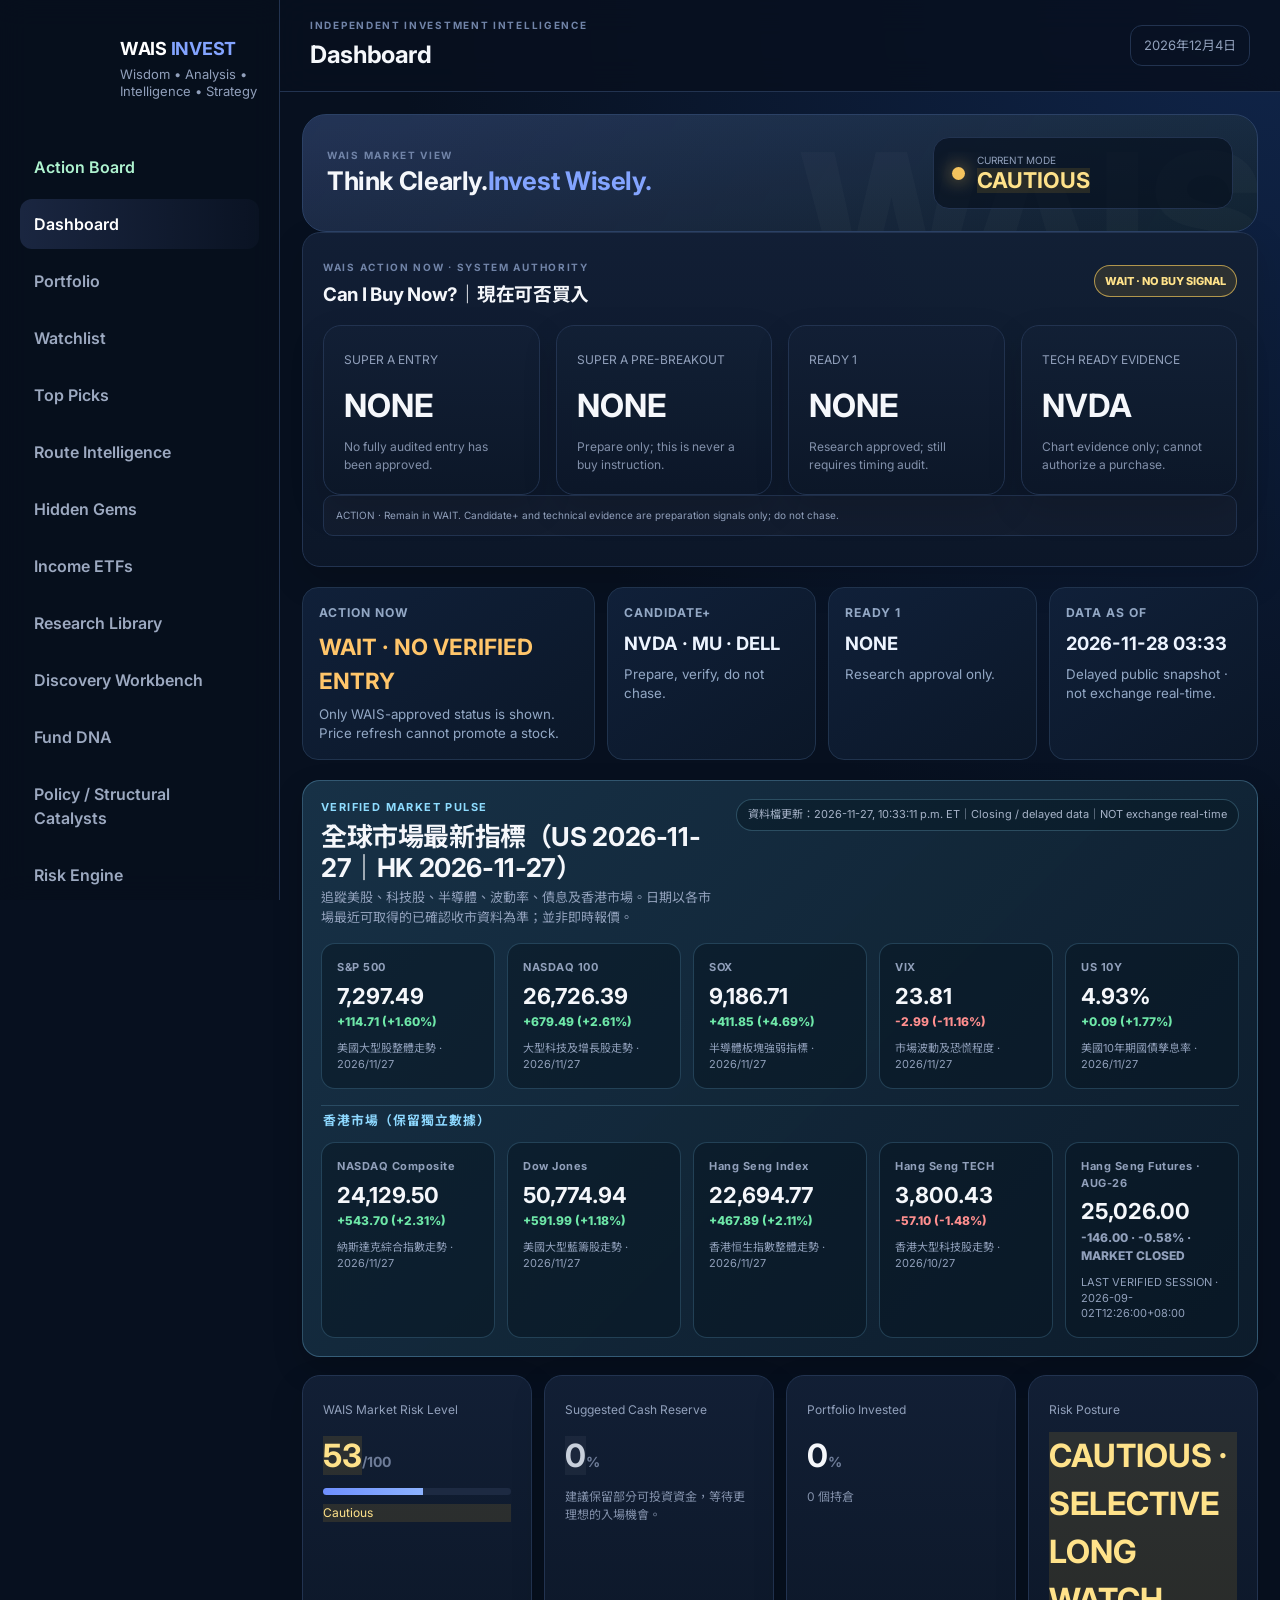
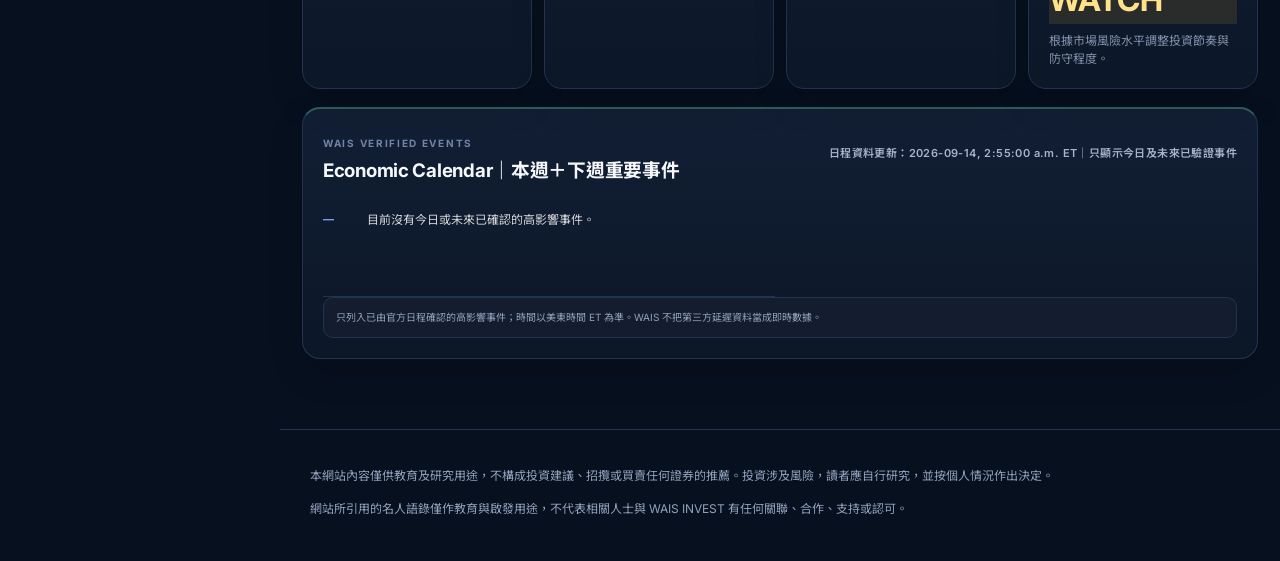
<file: index.html>
<!DOCTYPE html>
<html lang="zh-Hant">
<head>
  <meta charset="UTF-8">
  <meta name="viewport" content="width=device-width, initial-scale=1.0">
  <title>WAIS INVEST</title>
  <meta name="description" content="WAIS INVEST — Wisdom, Analysis, Intelligence, Strategy. Think Clearly. Invest Wisely.">
  <link rel="preconnect" href="https://fonts.googleapis.com">
  <link rel="preconnect" href="https://fonts.gstatic.com" crossorigin>
  <link href="https://fonts.googleapis.com/css2?family=Inter:wght@400;500;600;700;800&family=Noto+Sans+TC:wght@400;500;700&display=swap" rel="stylesheet">
  <link rel="stylesheet" href="styles.css">
  <link rel="stylesheet" href="wais-theme.css">
  <link rel="stylesheet" href="wais-action-board-v1.css?v=20260909wais20">
  <link rel="stylesheet" href="wais-command-center-v3.css?v=20260914-mobile-fix">
</head>
<body>
  <div class="app-shell">
    <aside class="sidebar" id="sidebar">
      <div class="brand-block">
     <div class="brand-mark">
</div>
        <div>
          <div class="brand-name">WAIS <span>INVEST</span></div>
          <div class="brand-sub">Wisdom • Analysis • Intelligence • Strategy</div>
        </div>
      </div>

      <nav class="nav-list">
        <button class="nav-item active" data-section="dashboard">Dashboard</button>
        <button class="nav-item" data-section="portfolio">Portfolio</button>
        <button class="nav-item" data-section="watchlist">Watchlist</button>
        <button class="nav-item" data-section="top-picks">Top Picks</button>
        <button class="nav-item" data-section="hidden-gems">Hidden Gems</button>
        <button class="nav-item" data-section="income">Income ETFs</button>
        <button class="nav-item" data-section="research">Research Library</button>
        <button class="nav-item" data-section="risk">Risk Engine</button>
        <button class="nav-item" data-section="journal">Decision Journal</button>
      </nav>

      <div class="sidebar-footer">
        <div class="system-card">
          <span>System</span>
          <strong>WAIS INVEST v2.0</strong>
          <small>Think Clearly. Invest Wisely.</small>
        </div>
      </div>
    </aside>
    <div class="sidebar-overlay" id="sidebarOverlay"></div>

    <div class="main-area">
      <header class="topbar">
        <button class="menu-btn" id="menuBtn">☰</button>
        <div>
          <div class="page-kicker">INDEPENDENT INVESTMENT INTELLIGENCE</div>
          <h1 id="pageTitle">Dashboard</h1>
        </div>
        <div class="top-actions">
          <div class="date-chip" id="todayDate"></div>
        </div>
      </header>

      <main>
        <section class="page-section active" id="dashboard">
          <div class="hero">
            <div>
              <div class="hero-label">WAIS MARKET VIEW</div>
              <h2>Think Clearly.<br><span>Invest Wisely.</span></h2>
              <p>一個重視獨立分析、風險管理與投資紀律的投資研究平台。</p>
            </div>
           <div class="daily-thought"> <div class="daily-thought-label">WAIS 今日思考｜WAIS Thought of the Day｜2026年7月25日</div> <div class="daily-thought-zh">每一個開始，都讓我們距離成功更近一步。</div> <div class="daily-thought-en">Every beginning brings us one step closer to success.</div>
</div>
            <div class="hero-status">
              <span class="status-dot yellow"></span>
              <div>
                <small>CURRENT MODE</small>
                <strong id="marketMode">WAIT</strong>
            </div>
            </div>
            </div>
          <section class="market-indicators-panel">
  <div class="panel-head">
    <div>
      <span class="panel-kicker">VERIFIED MARKET PULSE</span>
      <h2 id="marketIndicatorsTitle">全球市場最新指標（資料載入中…）</h2>
      <p>追蹤美股、科技股、半導體、波動率、債息及香港市場。日期以各市場最近可取得的已確認收市資料為準；並非即時報價。</p>
    </div>
    <div id="marketIndicatorsUpdated" class="market-updated">
      更新中…
    </div>
  </div>

  <div class="market-indicators-grid">
    <article class="market-indicator-card">
      <span>S&amp;P 500</span>
      <strong id="sp500Value">--</strong>
      <small id="sp500Change">--</small>
      <p>美國大型股整體走勢</p>
    </article>

    <article class="market-indicator-card">
      <span>NASDAQ 100</span>
      <strong id="nasdaq100Value">--</strong>
      <small id="nasdaq100Change">--</small>
      <p>大型科技及增長股走勢</p>
    </article>

    <article class="market-indicator-card">
      <span>SOX</span>
      <strong id="soxValue">--</strong>
      <small id="soxChange">--</small>
      <p>半導體板塊強弱指標</p>
    </article>

    <article class="market-indicator-card">
      <span>VIX</span>
      <strong id="vixValue">--</strong>
      <small id="vixChange">--</small>
      <p>市場波動及恐慌程度</p>
    </article>

    <article class="market-indicator-card">
      <span>US 10Y</span>
      <strong id="us10yValue">--</strong>
      <small id="us10yChange">--</small>
      <p>美國10年期國債孳息率</p>
    </article>
    <div class="market-group-label" aria-label="香港市場指數">香港市場（保留獨立數據）</div>
  <article class="market-indicator-card">
  <span>NASDAQ Composite</span>
  <strong id="nasdaqValue">--</strong>
  <small id="nasdaqChange">--</small>
  <p>納斯達克綜合指數走勢</p>
</article>

<article class="market-indicator-card">
  <span>Dow Jones</span>
  <strong id="dowValue">--</strong>
  <small id="dowChange">--</small>
  <p>美國大型藍籌股走勢</p>
</article>

<article class="market-indicator-card">
  <span>Hang Seng Index</span>
  <strong id="hsiValue">--</strong>
  <small id="hsiChange">--</small>
  <p>香港恒生指數整體走勢</p>
</article>

<article class="market-indicator-card">
  <span>Hang Seng TECH</span>
  <strong id="hstechValue">--</strong>
  <small id="hstechChange">--</small>
  <p>香港大型科技股走勢</p>
</article>

<article class="market-indicator-card">
  <span>Hang Seng Futures · AUG-26</span>
  <strong id="hsifValue">--</strong>
  <small id="hsifChange">--</small>
  <p>HKEX 恒指期貨最近已確認收市資料；並非即時報價</p>
</article>
    
</div>
</section>
            <div class="metrics-grid">
            <article class="metric-card">
          <span>WAIS Market Risk Level</span>
              <strong><span id="riskScoreMetric">38</span><small>/100</small></strong>
              <div class="progress"><div id="riskProgress" style="width:38%"></div></div>
              <p id="riskLabel">綜合美股、科技股、半導體及市場波動的風險水平</p>
            </article>
            <article class="metric-card">
              <span>Suggested Cash Reserve</span>
              <strong><span id="cashMetric">25</span><small>%</small></strong>
              <p>建議保留部分可投資資金，等待更理想的入場機會。</p>
            </article>
            <article class="metric-card">
              <span>Portfolio Invested</span>
              <strong><span id="investedMetric">0</span><small>%</small></strong>
              <p id="holdingsCountLabel">0 個持倉</p>
            </article>
            <article class="metric-card">
              <span>Market Positioning</span>
              <strong class="good" id="defenseStatus">NORMAL</strong>
              <p>根據市場風險水平調整投資節奏與防守程度。</p>
            </article>
          </div>

          <div class="content-grid two-one">
            <article class="panel">
              <div class="panel-head">
                <div>
                  <span class="panel-kicker">PORTFOLIO SUMMARY</span>
                  <h3>組合概況</h3>
                </div>
              </div>
              <div class="summary-row"><span>Cash</span><strong id="summaryCash">100%</strong></div>
              <div class="summary-row"><span>Invested</span><strong id="summaryInvested">0%</strong></div>
              <div class="summary-row"><span>Holdings</span><strong id="summaryHoldings">0</strong></div>
              <div class="summary-row"><span>Unrealized P/L</span><strong id="summaryPL">C$0.00</strong></div>
            </article>
          </div>

          <div class="content-grid equal">
            <article class="panel">
              <div class="panel-head">
                <div>
                  <span class="panel-kicker">WAIS TOP PICKS</span>
                  <h3>核心研究名單</h3>
                </div>
                <button class="text-btn" data-jump="top-picks">View all</button>
              </div>
              <div class="compact-list">
                <div><span class="rank">1</span><b>NVDA</b><em>Wait</em></div>
                <div><span class="rank">2</span><b>TSM</b><em>Wait</em></div>
                <div><span class="rank">3</span><b>AVGO</b><em>Wait</em></div>
                <div><span class="rank">4</span><b>MRVL</b><em class="positive">Near Entry</em></div>
                <div><span class="rank">5</span><b>MU</b><em class="positive">Near Entry</em></div>
              </div>
            </article>

            <article class="panel">
              <div class="panel-head">
                <div>
                  <span class="panel-kicker">HIDDEN GEMS</span>
                  <h3>潛力股雷達</h3>
                </div>
                <button class="text-btn" data-jump="hidden-gems">View all</button>
              </div>
              <div class="gem-grid">
                <div class="mini-card"><b>AXTI</b><span>AI Materials</span><small>High Research Priority</small></div>
                <div class="mini-card"><b>TSEM</b><span>Specialty Foundry</span><small>Watch</small></div>
                <div class="mini-card"><b>POET</b><span>Photonics</span><small>Speculative</small></div>
                <div class="mini-card"><b>IQE</b><span>Compound Semi</span><small>Watch</small></div>
              </div>
            </article>
          </div>
        </section>

        <section class="page-section" id="portfolio">
          <div class="section-banner">
            <div>
              <span class="panel-kicker">WAIS PORTFOLIO MANAGER</span>
              <h2>Portfolio</h2>
              <p>輸入持倉後，自動計算平均成本、市值及未實現盈虧。</p>
            </div>
          </div>

          <div class="content-grid two-one">
            <article class="panel">
              <div class="panel-head"><h3>新增持倉</h3></div>
              <form id="holdingForm" class="form-grid">
                <label>股票代號<input id="tickerInput" required placeholder="例如 NVDA"></label>
                <label>股數<input id="sharesInput" required type="number" min="0" step="0.01" placeholder="10"></label>
                <label>平均成本 (C$ / US$)<input id="costInput" required type="number" min="0" step="0.01" placeholder="120.00"></label>
                <label>現價（可留空，自動讀 WAIS 價格）<input id="priceInput" type="number" min="0" step="0.01" placeholder="自動 / 例如 125.00"></label>
                <button class="primary-btn full" type="submit">Add Holding</button>
              </form>
            </article>

            <article class="panel">
              <div class="panel-head"><h3>Portfolio Totals</h3></div>
              <div class="summary-row"><span>Total Cost</span><strong id="totalCost">C$0.00</strong></div>
              <div class="summary-row"><span>Market Value</span><strong id="marketValue">C$0.00</strong></div>
              <div class="summary-row"><span>Unrealized P/L</span><strong id="portfolioPL">C$0.00</strong></div>
              <div class="summary-row"><span>Return</span><strong id="portfolioReturn">0.00%</strong></div>
            </article>
          </div>

          <article class="panel">
            <div class="panel-head">
              <h3>Holdings</h3>
            </div>
            <div class="table-wrap">
              <table>
                <thead><tr><th>Ticker</th><th>Signal</th><th>Shares</th><th>Avg Cost</th><th>Current</th><th>Value</th><th>P/L</th><th></th></tr></thead>
                <tbody id="holdingsTable"></tbody>
              </table>
            </div>
          </article>
        </section>


        <section class="page-section" id="watchlist">
          <div class="section-banner">
            <div>
              <span class="panel-kicker">WAIS ACTIVE WATCHLIST</span>
              <h2>Watchlist</h2>
              <p>記錄理想買入價、目標價、風險及目前行動狀態。</p>
            </div>
          </div>

          <div class="content-grid two-one">
            <article class="panel">
              <div class="panel-head"><h3>新增觀察股票</h3></div>
              <form id="watchlistForm" class="form-grid">
                <label>股票代號
                  <input id="watchTicker" required maxlength="12" placeholder="例如 MRVL">
                </label>
                <label>理想買入價
                  <input id="watchEntry" type="number" min="0" step="0.01" required placeholder="例如 62.50">
                </label>
                <label>目標價
                  <input id="watchTarget" type="number" min="0" step="0.01" required placeholder="例如 80.00">
                </label>
                <label>風險
                  <select id="watchRisk" required>
                    <option value="Low">Low</option>
                    <option value="Medium" selected>Medium</option>
                    <option value="High">High</option>
                    <option value="Very High">Very High</option>
                  </select>
                </label>
                <label>狀態
                  <select id="watchStatus" required>
                    <option value="Research">Research</option>
                    <option value="Wait" selected>Wait</option>
                    <option value="Near Entry">Near Entry</option>
                    <option value="Ready">Ready</option>
                    <option value="Avoid">Avoid</option>
                  </select>
                </label>
                <label>備註
                  <input id="watchNote" placeholder="催化劑、風險或下一步">
                </label>
                <button class="primary-btn full" type="submit">Add to Watchlist</button>
              </form>
            </article>

            <article class="panel">
              <div class="panel-head"><h3>Watchlist Summary</h3></div>
              <div class="summary-row"><span>Total</span><strong id="watchTotal">0</strong></div>
              <div class="summary-row"><span>Near Entry / Ready</span><strong id="watchReady">0</strong></div>
              <div class="summary-row"><span>High Risk</span><strong id="watchHighRisk">0</strong></div>
            </article>
          </div>

          <article class="panel">
            <div class="panel-head">
              <h3>Active Watchlist</h3>
            </div>
            <div id="watchlistCards" class="watchlist-grid"></div>
          </article>
        </section>

        <section class="page-section" id="top-picks">
          <div class="section-banner">
            <div>
              <span class="panel-kicker">WAIS WATCHLIST PRIORITY</span>
              <h2>Top Picks</h2>
              <p>由 Watchlist 中選出最高優先級 3–5 隻；Top Pick 是優先排名，顏色才代表今日行動。</p>
            </div>
          </div>
          <div class="cards-grid" id="topPicksGrid"></div>
        </section>

        <section class="page-section" id="hidden-gems">
          <div class="section-banner">
            <div>
              <span class="panel-kicker">WAIS DISCOVERY LAB</span>
              <h2>Hidden Gems</h2>
              <p>只放仍在發掘／驗證中的研究標的；一旦升級到 Watchlist，就會由 Hidden Gems 移出。</p>
            </div>
          </div>
          <div class="cards-grid" id="hiddenGemsGrid"></div>
        </section>


        <section class="page-section" id="income">
          <div class="section-banner">
            <div>
              <span class="panel-kicker">WAIS INCOME SIGNAL ENGINE</span>
              <h2>Income ETFs</h2>
              <p>Weekly + Monthly 收入策略分開管理；價格、分派及日期盡量自動更新，顏色代表今日行動。</p>
            </div>
          </div>

          <div class="signal-legend panel">
            <span class="signal-chip signal-green">GREEN · READY INCOME 1</span>
            <span class="signal-chip signal-yellow">CYAN · WATCH INCOME</span>
            <span class="signal-chip signal-orange">ORANGE · WAIT / CAUTIOUS</span>
            <span class="signal-chip signal-red">RED · DEFENSE / AVOID</span>
            <span class="signal-chip signal-blue">VIOLET · RESEARCH</span>
          </div>

          <div class="metrics-grid">
            <article class="metric-card signal-metric signal-green-soft">
              <span>Weekly Income Ready</span>
              <strong><span id="weeklyIncomeReadyCount">0</span></strong>
              <p>目前符合 Weekly Income 第一注條件</p>
            </article>
            <article class="metric-card signal-metric signal-yellow-soft">
              <span>Monthly Income Ready</span>
              <strong><span id="monthlyIncomeReadyCount">0</span></strong>
              <p>目前符合 Monthly Income 第一注條件</p>
            </article>
            <article class="metric-card signal-metric signal-orange-soft">
              <span>Income Defense</span>
              <strong id="incomeDefenseStatus">CAUTIOUS</strong>
              <p>收入策略的整體防守狀態</p>
            </article>
            <article class="metric-card">
              <span>Suggested Income Cash</span>
              <strong><span id="incomeCashReserve">30</span><small>%</small></strong>
              <p>等待較佳價格及維持收入策略機動性</p>
            </article>
          </div>

          <article class="panel income-master-panel">
            <div class="panel-head">
              <div>
                <span class="panel-kicker">WAIS INCOME DATA STATUS</span>
                <h3>Income Signal Board</h3>
              </div>
              <div class="weekly-review-date" id="incomeUpdated">價格及分派資料載入中…</div>
            </div>
            <div class="weekly-risk-note" id="incomeSystemNote">
              顏色是行動訊號；價格／分派／SMA 由資料檔自動更新。READY 1 仍需符合 WAIS Income 質素與風險條件，不會單靠高 Yield 自動升級。
            </div>
          </article>

          <article class="panel income-filter-panel">
            <div class="panel-head">
              <div>
                <span class="panel-kicker">WAIS INCOME YIELD FILTER</span>
                <h3>Income Yield Selector｜收入率篩選</h3>
              </div>
              <div class="track-note"><span id="incomeYieldMatchCount">0</span> ETFs符合目前篩選</div>
            </div>
            <div class="income-filter-row">
              <label for="incomeYieldFilter">最低年化 Distribution Yield</label>
              <select id="incomeYieldFilter">
                <option value="3" selected>≥ 3%</option>
                <option value="5">≥ 5%</option>
                <option value="10">≥ 10%</option>
                <option value="20">≥ 20%</option>
                <option value="30">≥ 30%</option>
              </select>
              <span class="yield-filter-note">正式 Income Universe 最低門檻為年化 Distribution Yield ≥3%。Yield 越高不代表越安全；covered-call / option ETF 的分派可能包含 option income 或 ROC。</span>
            </div>
          </article>

          <article class="panel income-track-panel">
            <div class="panel-head">
              <div>
                <span class="panel-kicker">WEEKLY INCOME</span>
                <h3>Weekly Income｜每週收入</h3>
              </div>
              <div class="track-note">Core + Tactical 分開</div>
            </div>
            <div class="cards-grid" id="weeklyIncomeGrid"></div>
          </article>

          <article class="panel income-track-panel">
            <div class="panel-head">
              <div>
                <span class="panel-kicker">MONTHLY INCOME</span>
                <h3>Monthly Income｜每月收入</h3>
              </div>
              <div class="track-note">Dividend + Covered Call + Equity Premium</div>
            </div>
            <div class="cards-grid" id="monthlyIncomeGrid"></div>
          </article>

          <article class="panel income-track-panel">
            <div class="panel-head">
              <div>
                <span class="panel-kicker">TACTICAL / HIGH INCOME</span>
                <h3>Tactical Income｜高收入策略</h3>
              </div>
              <div class="track-note">較高 NAV / ROC / Upside Drag 風險</div>
            </div>
            <div class="cards-grid" id="tacticalIncomeGrid"></div>
          </article>
        </section>

        <section class="page-section" id="research">
          <div class="section-banner">
            <div>
              <span class="panel-kicker">WAIS KNOWLEDGE BASE</span>
              <h2>Research Library</h2>
              <p>將每間公司研究變成可累積、可比較、可追蹤嘅資料庫。</p>
            </div>
          </div>
       <div class="market-tools-grid">
          <div class="panel economic-calendar-panel">
            <div class="panel-head">
              <div>
                <span class="panel-kicker">WAIS VERIFIED EVENTS</span>
                <h3>Economic Calendar｜本週＋下週重要事件</h3>
              </div>
              <div class="weekly-review-date" id="economicEventsUpdated">Verified official schedules</div>
            </div>
            <div class="weekly-note-list" id="economicEventsList"></div>
            <div class="weekly-risk-note">
              只列入已由官方日程確認的高影響事件；時間以美東時間 ET 為準。WAIS 不把第三方延遲資料當成即時數據。
            </div>
          </div>

          <div class="panel weekly-market-notes">
            <div class="panel-head">
              <h3>WAIS Weekly Strategy Notes｜本週部署</h3>
              <div class="weekly-review-date" id="weeklyMarketReviewDate">Loading...</div>
            </div>
            <div class="weekly-note-list" id="weeklyMarketNotesList"></div>
            <div class="weekly-risk-note" id="weeklyMarketRiskNote">Loading...</div>
          </div>
        </div>

        <div class="panel technical-summary-panel">
          <div class="panel-head">
            <div>
              <span class="panel-kicker">WAIS VERIFIED CLOSE ANALYSIS</span>
              <h3>WAIS Market Structure Board｜市場結構儀表板</h3>
                <p class="structure-subtitle">數值 = 已確認市場資料｜Signal = WAIS 市場結構判斷｜每張卡均顯示 As of 日期</p>
            </div>
            <div class="weekly-review-date" id="technicalSummaryUpdated">市場數據日期載入中…</div>
          </div>
          <div class="research-board" id="waisTechnicalSummary"></div>
          <div class="weekly-risk-note">
            數值以已確認收市資料為基準；Signal 為 WAIS 結構判讀。此區不是即時報價，亦不構成買賣建議。
          </div>
        </div>
          <div class="research-board">
            <article class="research-card">
              <span>AI COMPUTE</span><h3>GPU & Accelerators</h3><p>NVDA、AMD、custom silicon、生態系統與估值。</p>
            </article>
            <article class="research-card">
              <span>NETWORKING</span><h3>AI Networking</h3><p>AVGO、MRVL、Ethernet、switching 與 interconnect。</p>
            </article>
            <article class="research-card">
              <span>OPTICAL</span><h3>Photonics</h3><p>COHR、LITE、POET、光模組與元件供應鏈。</p>
            </article>
            <article class="research-card">
              <span>MEMORY</span><h3>HBM & Memory</h3><p>MU、SK Hynix、Samsung 與供需週期。</p>
            </article>
            <article class="research-card">
              <span>FOUNDRY</span><h3>Manufacturing</h3><p>TSM、TSEM、先進製程、成熟製程與封裝。</p>
            </article>
            <article class="research-card">
              <span>INFRASTRUCTURE</span><h3>Power & Cooling</h3><p>資料中心電力、冷卻、核能與電網升級。</p>
            </article>
          </div>
        </section>

        <section class="page-section" id="risk">
          <div class="section-banner">
            <div>
              <span class="panel-kicker">WAIS DEFENSE SYSTEM</span>
              <h2>Risk Engine</h2>
              <p>使用多重訊號管理現金與風險，避免單一指標誤導。</p>
            </div>
          </div>

          <div class="content-grid equal">
            <article class="panel">
              <div class="panel-head"><h3>Market Risk Score</h3></div>
              <input type="range" min="0" max="100" value="50" id="riskSlider">
              <div class="risk-scale">
                <span>0 Aggressive</span><span>50 Cautious</span><span>100 Cash</span>
              </div>
              <div class="risk-result">
                <strong id="riskResultScore">-- / 100</strong>
                <span id="riskResultMode">Loading...</span>
              </div>
            </article>

            <article class="panel">
              <div class="panel-head"><h3>Cash Recommendation</h3></div>
              <div class="cash-ring" id="cashRing"><span id="cashRecommendation">25%</span></div>
              <p class="center-note">按風險分數自動建議，唔代表必須機械式執行。</p>
            </article>
          </div>

          <article class="panel risk-workspace-panel" id="riskWorkspaceMount">
            <div class="panel-head"><div><span class="panel-kicker">THIS WEEK · WAIS CONTROL ROOM</span><h3>本週作戰計畫</h3></div><div><span class="pill yellow-pill" id="actionPill">WAIT</span><div class="weekly-review-date">Loading canonical plan…</div></div></div>
            <div class="action-list" id="weeklyPlan">
              <div><b>01</b><span>唔追高，等更好買入位置。</span></div>
              <div><b>02</b><span>重點觀察 MRVL、MU、TSM。</span></div>
              <div><b>03</b><span>如回調但基本面不變，可準備第一注。</span></div>
              <div><b>04</b><span>風險分數升至 60 以上，暫停新買入。</span></div>
            </div>
            <p class="weekly-risk-note">WAIS 正在載入本週策略及 Research Integrity System Audit。若資料源暫時未能載入，會明確標示 DATA GAP。</p>
          </article>

          <article class="panel">
            <div class="panel-head"><h3>Defense Levels</h3></div>
            <div class="defense-grid">
              <div class="defense-level level-aggressive"><span class="green-dot"></span><b>0–20 Aggressive</b><p>可較積極分段建倉。</p></div>
              <div class="defense-level level-normal"><span class="blue-dot"></span><b>21–40 Normal</b><p>正常配置，保留現金。</p></div>
              <div class="defense-level level-cautious"><span class="yellow-dot"></span><b>41–60 Cautious</b><p>減慢買入，增加驗證。</p></div>
              <div class="defense-level level-defensive"><span class="orange-dot"></span><b>61–80 Defensive</b><p>提高現金，減少高風險持倉。</p></div>
              <div class="defense-level level-mostly-cash"><span class="red-dot"></span><b>81–100 Mostly Cash</b><p>保護資金為先。</p></div>
            </div>
          </article>
        </section>

        <section class="page-section" id="journal">
          <div class="section-banner">
            <div>
              <span class="panel-kicker">WAIS DECISION JOURNAL</span>
              <h2>Decision Journal</h2>
              <p>記錄每次買、賣、等待同防守嘅原因，日後檢討決策質素。</p>
            </div>
          </div>
<article class="panel daily-thought-archive"><div class="panel-head"><div><span class="panel-kicker">WAIS DAILY THOUGHT ARCHIVE</span><h3>每日投資思考紀錄</h3></div></div><div class="thought-entry"><div class="thought-date">2026年7月25日｜WAIS INVEST 正式開始</div><p class="thought-zh">每一個開始，都讓我們距離成功更近一步。</p><p class="thought-en">Every beginning brings us one step closer to success.</p><div class="thought-reminder"><strong>WAIS Reminder：</strong>成功唔係一次完成，而係每日保持清醒、紀律同持續進步。</div></div></article>

          <div class="content-grid two-one">
            <article class="panel">
              <div class="panel-head"><h3>新增紀錄</h3></div>
              <form id="journalForm" class="journal-form">
                <label>標題<input id="journalTitle" required placeholder="例如：等待 MRVL 第一注"></label>
                <label>原因<textarea id="journalReason" required rows="5" placeholder="證據、風險、下一步..."></textarea></label>
                <button class="primary-btn" type="submit">Save Entry</button>
              </form>
            </article>
            <article class="panel">
              <div class="panel-head"><h3>Journal Summary</h3></div>
              <div class="summary-row"><span>Entries</span><strong id="journalCount">0</strong></div>
              <div class="summary-row"><span>Latest</span><strong id="latestJournal">—</strong></div>
            </article>
          </div>

          <div id="journalEntries" class="journal-list"></div>
        </section>
      </main>
      <footer class="site-footer"><p>本網站內容僅供教育及研究用途，不構成投資建議、招攬或買賣任何證券的推薦。投資涉及風險，讀者應自行研究，並按個人情況作出決定。</p><p>網站所引用的名人語錄僅作教育與啟發用途，不代表相關人士與 WAIS INVEST 有任何關聯、合作、支持或認可。</p></footer>
    </div>
  </div>

  <script src="market-data.js?v=20260914-mobile-fix"></script>
  <script src="app.js?v=20260914-calendar-window"></script>
  <script src="wais-action-board-v1.js?v=20260909wais20"></script>
  <script src="wais-ticker-links-v1.js?v=20260909wais20"></script>
  <script src="wais-command-center-v3.js?v=20260914-nav-dedupe"></script>

</body>
</html>
</file>
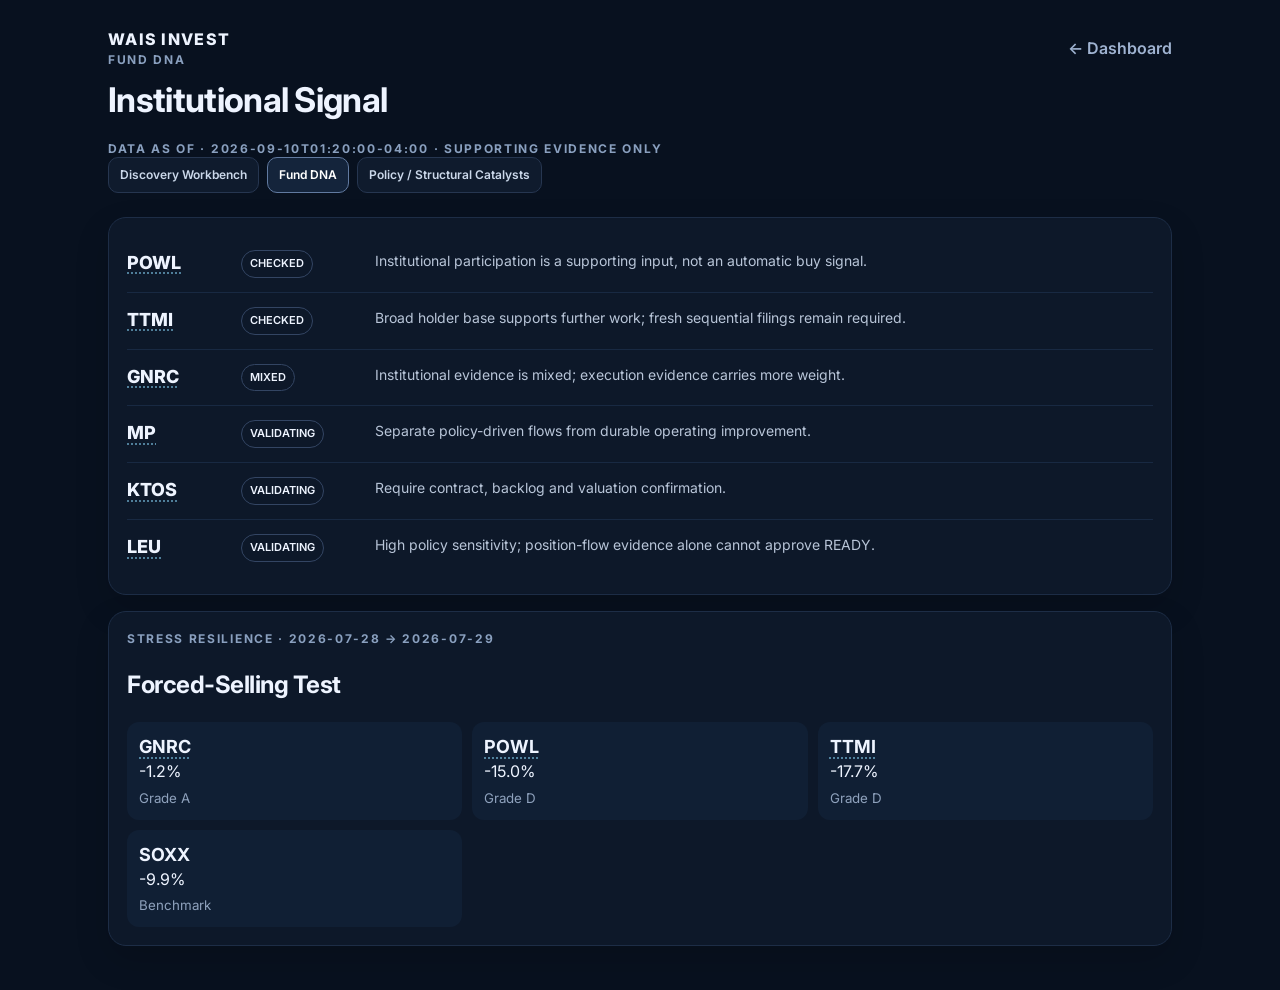
<file: fund-dna.html>
<!doctype html>
<html lang="zh-Hant">
  <head>
    <meta charset="utf-8" />
    <meta name="viewport" content="width=device-width,initial-scale=1" />
    <title>WAIS INVEST · Fund DNA</title>
    <link rel="preconnect" href="https://fonts.googleapis.com" />
    <link rel="preconnect" href="https://fonts.gstatic.com" crossorigin />
    <link
      href="https://fonts.googleapis.com/css2?family=Inter:wght@400;500;600;700;800&family=Noto+Sans+TC:wght@400;500;600;700;800&display=swap"
      rel="stylesheet"
    />
    <link rel="stylesheet" href="styles.css" />
    <link rel="stylesheet" href="wais-theme.css" />
    <style>
      body {
        background: #08111f;
        color: #eef4ff;
        font-family: Inter, "Noto Sans TC", sans-serif;
        margin: 0;
      }
      .wrap {
        max-width: 1120px;
        margin: auto;
        padding: 28px;
      }
      .top {
        display: flex;
        justify-content: space-between;
        align-items: center;
        gap: 16px;
      }
      .brand {
        font-weight: 800;
        letter-spacing: 0.08em;
      }
      .kicker {
        font-size: 12px;
        letter-spacing: 0.14em;
        color: #8aa0bf;
        font-weight: 700;
      }
      .title {
        font-size: 34px;
        margin: 6px 0 16px;
        font-weight: 800;
      }
      .back {
        color: #9fb3d1;
        text-decoration: none;
        font-weight: 600;
      }
      .subnav {
        display: flex;
        gap: 8px;
        flex-wrap: wrap;
        margin: 0 0 24px;
      }
      .subnav a {
        color: #cbd8ea;
        text-decoration: none;
        padding: 8px 11px;
        border: 1px solid #263650;
        border-radius: 10px;
        background: #0f1b2d;
        font-size: 12px;
        font-weight: 600;
      }
      .subnav a.active {
        color: #fff;
        border-color: #617aa0;
        background: #14243b;
      }
      .panel {
        background: #0d1829;
        border: 1px solid #1d2d46;
        border-radius: 18px;
        padding: 18px;
        margin-bottom: 16px;
      }
      .row {
        display: grid;
        grid-template-columns: 100px 120px 1fr;
        gap: 14px;
        padding: 14px 0;
        border-bottom: 1px solid #182942;
        align-items: start;
      }
      .row:last-child {
        border-bottom: 0;
      }
      .ticker {
        font-weight: 800;
        font-size: 18px;
      }
      .signal {
        font-size: 11px;
        border: 1px solid #334563;
        border-radius: 999px;
        padding: 5px 8px;
        width: max-content;
        font-weight: 600;
      }
      .note {
        color: #b8c5d8;
        font-size: 14px;
        line-height: 1.55;
      }
      .stress {
        display: grid;
        grid-template-columns: repeat(3, 1fr);
        gap: 10px;
      }
      .s {
        background: #101f34;
        border-radius: 12px;
        padding: 12px;
      }
      .s b {
        font-size: 18px;
      }
      .s small {
        display: block;
        color: #8fa2bd;
        margin-top: 5px;
      }
      @media (max-width: 720px) {
        .wrap {
          padding: 20px 16px;
        }
        .top {
          align-items: flex-start;
        }
        .row {
          grid-template-columns: 75px 1fr;
        }
        .note {
          grid-column: 1/-1;
        }
        .stress {
          grid-template-columns: repeat(2, 1fr);
        }
        .title {
          font-size: 28px;
        }
      }
    </style>
  </head>
  <body>
    <div class="wrap">
      <div class="top">
        <div>
          <div class="brand">WAIS INVEST</div>
          <div class="kicker">FUND DNA</div>
        </div>
        <a class="back" href="index.html">← Dashboard</a>
      </div>
      <h1 class="title">Institutional Signal</h1>
      <nav class="subnav">
        <a href="discovery-workbench.html">Discovery Workbench</a
        ><a class="active" href="fund-dna.html">Fund DNA</a
        ><a href="policy-structural-catalysts.html"
          >Policy / Structural Catalysts</a
        >
      </nav>
      <section class="panel" id="fund"></section>
      <section class="panel">
        <div class="kicker">STRESS RESILIENCE · 2026-07-28 → 2026-07-29</div>
        <h2>Forced-Selling Test</h2>
        <div class="stress" id="stress"></div>
      </section>
    </div>
    <script>
      fetch("research-workbench.json", { cache: "no-store" })
        .then((r) => r.json())
        .then((d) => {
          document.querySelector(".title").insertAdjacentHTML(
            "afterend",
            `<div class="kicker">DATA AS OF · ${d.lastUpdated} · SUPPORTING EVIDENCE ONLY</div>`,
          );
          const f = document.getElementById("fund");
          d.fundDNA.forEach((x) => {
            f.insertAdjacentHTML(
              "beforeend",
              `<div class="row"><div class="ticker">${x.ticker}</div><div class="signal">${x.signal}</div><div class="note">${x.note}</div></div>`,
            );
          });
          const s = document.getElementById("stress");
          d.stressTest.rows.forEach((x) =>
            s.insertAdjacentHTML(
              "beforeend",
              `<div class="s"><b>${x.ticker}</b><div>${x.movePct.toFixed(1)}%</div><small>Grade ${x.grade}</small></div>`,
            ),
          );
          s.insertAdjacentHTML(
            "beforeend",
            `<div class="s"><b>${d.stressTest.benchmark}</b><div>${d.stressTest.benchmarkMovePct.toFixed(1)}%</div><small>Benchmark</small></div>`,
          );
        });
    </script>
    <script src="wais-ticker-links-v1.js?v=20260904a"></script>
  </body>
</html>
</file>
<file: styles.css>
:root{
  --bg:#07101f;
  --panel:#0f1a2d;
  --panel2:#13213a;
  --line:#223350;
  --text:#f5f7fb;
  --muted:#91a0bb;
  --accent:#83a4ff;
  --accent2:#6ee7b7;
  --yellow:#f5c45e;
  --red:#ff7b87;
  --orange:#ff9f5a;
}
*{box-sizing:border-box}
html{scroll-behavior:smooth}
body{margin:0;background:radial-gradient(circle at top right,#10254a 0,#07101f 35%);color:var(--text);font-family:Inter,"Noto Sans TC",sans-serif}
button,input,textarea{font:inherit}
button{cursor:pointer}
.app-shell{display:grid;grid-template-columns:280px 1fr;min-height:100vh}
.sidebar{background:rgba(7,15,29,.94);border-right:1px solid var(--line);padding:26px 20px;display:flex;flex-direction:column;position:sticky;top:0;height:100vh;backdrop-filter:blur(14px)}
.brand-block{display:flex;align-items:center;gap:18px}
.brand-mark{width:120px;height:120px;display:flex;align-items:center;justify-content:center;flex-shrink:0}
.brand-mark img{width:120px;height:120px;object-fit:contain;display:block}
.brand-name{font-size:28px;font-weight:800;letter-spacing:-1px;color:#fff;white-space:nowrap}
.brand-sub{font-size:13px;line-height:1.3;color:var(--muted);margin-top:4px}
.nav-list{display:flex;flex-direction:column;gap:7px;margin-top:34px}
.nav-item{background:transparent;border:0;color:#9ca9c0;text-align:left;padding:13px 14px;border-radius:12px;font-weight:600}
.nav-item:hover,.nav-item.active{background:linear-gradient(90deg,rgba(131,164,255,.16),rgba(131,164,255,.03));color:#fff}
.sidebar-footer{margin-top:auto}
.system-card{border:1px solid var(--line);background:#0b1628;border-radius:14px;padding:14px}.system-card span,.system-card small{display:block;color:var(--muted);font-size:11px}.system-card strong{display:block;margin:5px 0;font-size:14px}
.main-area{min-width:0}
.topbar{height:92px;border-bottom:1px solid var(--line);display:flex;align-items:center;justify-content:space-between;padding:0 30px;position:sticky;top:0;background:rgba(7,16,31,.86);backdrop-filter:blur(16px);z-index:10}
.page-kicker,.panel-kicker,.hero-label{font-size:10px;letter-spacing:1.7px;color:#7184a8;font-weight:700}
.topbar h1{margin:4px 0 0;font-size:24px}.top-actions{display:flex;align-items:center;gap:12px}.date-chip{color:var(--muted);font-size:13px;border:1px solid var(--line);padding:10px 13px;border-radius:12px}
.primary-btn,.danger-btn,.text-btn{border:0;border-radius:11px;padding:11px 15px;font-weight:700}
.primary-btn{background:linear-gradient(135deg,#96b2ff,#6c8fff);color:#081121}
.danger-btn{background:rgba(255,123,135,.12);color:#ff9aa5;border:1px solid rgba(255,123,135,.25)}
.text-btn{background:transparent;color:var(--accent);padding:5px}
.menu-btn{display:none;background:transparent;color:#fff;border:1px solid var(--line);border-radius:10px;padding:8px 10px}
main{padding:22px;max-width:1600px;margin:auto}
.page-section{display:none}.page-section.active{display:block}
.hero{display:flex;justify-content:space-between;gap:30px;align-items:end;min-height:245px;background:
linear-gradient(120deg,rgba(131,164,255,.14),rgba(110,231,183,.05)),
linear-gradient(180deg,#13213a,#0c1729);border:1px solid #2b4165;border-radius:24px;padding:34px;overflow:hidden;position:relative}
.hero:after{content:"WAIS";position:absolute;right:-10px;top:-32px;font-size:180px;font-weight:800;color:rgba(255,255,255,.025)}
.hero h2{font-size:48px;line-height:1.08;margin:12px 0}.hero h2 span{color:var(--accent)}.hero p{max-width:640px;color:#a7b3c8;margin:0;line-height:1.7}
.hero-status{display:flex;gap:12px;align-items:center;background:rgba(6,14,28,.65);border:1px solid var(--line);padding:15px 18px;border-radius:16px;z-index:1}.status-dot{width:13px;height:13px;border-radius:50%}.yellow{background:var(--yellow);box-shadow:0 0 18px rgba(245,196,94,.7)}.hero-status small{display:block;color:var(--muted);font-size:10px}.hero-status strong{font-size:25px}
.metrics-grid{display:grid;grid-template-columns:repeat(4,1fr);gap:16px;margin-top:16px}
.metric-card,.panel,.research-card,.stock-card{background:linear-gradient(180deg,rgba(18,31,53,.98),rgba(12,23,40,.98));border:1px solid var(--line);border-radius:18px;padding:20px;box-shadow:0 14px 34px rgba(0,0,0,.15)}
.metric-card>span{color:var(--muted);font-size:12px}.metric-card strong{display:block;font-size:32px;margin:12px 0 8px}.metric-card small{font-size:14px;color:#6e7c98}.metric-card p{margin:0;color:#8290aa;font-size:12px}.good,.positive{color:var(--accent2)!important}
.progress{height:7px;background:#1d2a42;border-radius:8px;overflow:hidden;margin-bottom:9px}.progress div{height:100%;background:linear-gradient(90deg,#6e8fff,#8db3ff)}
.content-grid{display:grid;gap:16px;margin-top:16px}.two-one{grid-template-columns:1.35fr .75fr}.equal{grid-template-columns:1fr 1fr}
.panel-head{display:flex;justify-content:space-between;align-items:center;margin-bottom:16px}.panel h3{margin:4px 0 0}
.pill{padding:7px 10px;border-radius:999px;font-size:11px;font-weight:800}.yellow-pill{color:var(--yellow);background:rgba(245,196,94,.12);border:1px solid rgba(245,196,94,.28)}
.action-list div{display:grid;grid-template-columns:34px 1fr;gap:10px;padding:13px 0;border-bottom:1px solid #1e2b42}.action-list div:last-child{border-bottom:0}.action-list b{color:#687b9c}.action-list span{color:#c6d0df}
.summary-row{display:flex;justify-content:space-between;padding:13px 0;border-bottom:1px solid #1e2b42;color:#9aa8bf}.summary-row:last-child{border-bottom:0}.summary-row strong{color:#fff}
.compact-list div{display:grid;grid-template-columns:38px 1fr auto;padding:12px 0;border-bottom:1px solid #1e2b42}.rank{color:#627391}.compact-list em{font-style:normal;color:#9aa8bf;font-size:12px}
.gem-grid{display:grid;grid-template-columns:1fr 1fr;gap:10px}.mini-card{border:1px solid #22314a;background:#0b1627;padding:13px;border-radius:13px}.mini-card b,.mini-card span,.mini-card small{display:block}.mini-card span{color:#8ea0bd;font-size:12px;margin:5px 0}.mini-card small{color:#657798}
.section-banner{padding:24px 4px 20px}.section-banner h2{font-size:34px;margin:7px 0}.section-banner p{color:var(--muted);margin:0}
.form-grid{display:grid;grid-template-columns:1fr 1fr;gap:13px}.form-grid label,.journal-form label{display:flex;flex-direction:column;gap:7px;color:#a9b5c8;font-size:12px}.form-grid input,.journal-form input,.journal-form textarea{background:#0a1425;border:1px solid #263753;color:#fff;border-radius:10px;padding:12px;outline:none}.form-grid input:focus,.journal-form input:focus,.journal-form textarea:focus{border-color:#7597f0}.full{grid-column:1/-1}
.table-wrap{overflow:auto}table{width:100%;border-collapse:collapse;min-width:700px}th,td{text-align:left;padding:13px;border-bottom:1px solid #1e2b42}th{color:#7e8da9;font-size:11px}td{color:#cbd4e2;font-size:13px}
.cards-grid{display:grid;grid-template-columns:repeat(3,1fr);gap:16px}.stock-card h3{font-size:25px;margin:8px 0 4px}.stock-card .company{color:#9eabc0;font-size:13px}.stock-meta{display:grid;grid-template-columns:1fr 1fr;gap:10px;margin-top:16px}.stock-meta div{background:#0b1627;border-radius:11px;padding:11px}.stock-meta span{display:block;color:#6f809f;font-size:10px}.stock-meta b{font-size:13px}.stock-note{color:#97a6bd;line-height:1.55;font-size:13px;margin-top:14px}.tag{display:inline-flex;padding:6px 9px;border-radius:999px;background:rgba(131,164,255,.12);color:#9db7ff;font-size:11px}
.research-board{display:grid;grid-template-columns:repeat(3,1fr);gap:16px}.research-card span{font-size:10px;color:#7184a8;letter-spacing:1.4px}.research-card h3{margin:10px 0}.research-card p{color:#93a1b8;line-height:1.6;font-size:13px}
input[type=range]{width:100%;accent-color:#87a7ff}.risk-scale{display:flex;justify-content:space-between;color:#72819d;font-size:10px;margin-top:8px}.risk-result{display:flex;justify-content:space-between;align-items:center;margin-top:22px}.risk-result strong{font-size:28px}.risk-result span{color:var(--accent2)}
.cash-ring{width:150px;height:150px;border-radius:50%;margin:10px auto 16px;display:grid;place-items:center;background:conic-gradient(#88a8ff 0 25%,#1d2b45 25% 100%);position:relative}.cash-ring:before{content:"";position:absolute;inset:18px;background:#101c30;border-radius:50%}.cash-ring span{z-index:1;font-size:28px;font-weight:800}.center-note{text-align:center;color:#8795ad;font-size:12px}
.defense-grid{display:grid;grid-template-columns:repeat(5,1fr);gap:10px}.defense-grid>div{background:#0b1627;border:1px solid #22314a;border-radius:13px;padding:13px}.defense-grid b{display:block;margin:9px 0;font-size:12px}.defense-grid p{margin:0;color:#8090aa;font-size:11px;line-height:1.5}.green-dot,.blue-dot,.yellow-dot,.orange-dot,.red-dot{width:9px;height:9px;border-radius:50%;display:inline-block}.green-dot{background:#6ee7b7}.blue-dot{background:#83a4ff}.yellow-dot{background:#f5c45e}.orange-dot{background:#ff9f5a}.red-dot{background:#ff7b87}
.journal-form{display:flex;flex-direction:column;gap:13px}.journal-list{display:grid;gap:12px;margin-top:16px}.journal-entry{background:#101c30;border:1px solid var(--line);border-radius:15px;padding:17px}.journal-entry span{color:#7484a2;font-size:11px}.journal-entry h4{margin:7px 0}.journal-entry p{color:#9ba8bc;margin:0;line-height:1.6}.journal-entry button{float:right;background:transparent;border:0;color:#ff8c98}
@media(max-width:1100px){.app-shell{grid-template-columns:1fr}.sidebar{position:fixed;left:-290px;z-index:30;width:280px;transition:.25s}.sidebar.open{left:0}.menu-btn{display:block}.metrics-grid{grid-template-columns:repeat(2,1fr)}.cards-grid,.research-board{grid-template-columns:repeat(2,1fr)}.defense-grid{grid-template-columns:repeat(2,1fr)}}
@media(max-width:720px){.topbar{padding:0 16px;height:82px}.top-actions .date-chip{display:none}.topbar h1{font-size:20px}main{padding:16px}.hero{padding:24px;align-items:flex-start;flex-direction:column}.hero h2{font-size:36px}.metrics-grid,.two-one,.equal,.cards-grid,.research-board{grid-template-columns:1fr}.form-grid{grid-template-columns:1fr}.gem-grid{grid-template-columns:1fr}.defense-grid{grid-template-columns:1fr}.primary-btn{padding:10px 12px}}

/* ===== WAIS INVEST v2 ===== */
.brand-mark,
.brand-mark img{
  width:82px;
  height:82px;
}
.brand-mark img{transform:scale(1.35)}
.brand-name{font-size:18px;font-weight:700;white-space:nowrap}
.brand-name span{color:var(--accent)}
.sidebar-overlay{display:none}

.form-grid select{
  background:#0a1425;
  border:1px solid #263753;
  color:#fff;
  border-radius:10px;
  padding:12px;
  outline:none;
}
.form-grid select:focus{border-color:#7597f0}

.watchlist-grid{
  display:grid;
  grid-template-columns:repeat(2,minmax(0,1fr));
  gap:14px;
}
.watch-card{
  background:#0b1627;
  border:1px solid #22314a;
  border-radius:16px;
  padding:17px;
}
.watch-card-head{
  display:flex;
  justify-content:space-between;
  gap:12px;
  align-items:flex-start;
}
.watch-card h4{font-size:23px;margin:0}
.watch-status{
  display:inline-flex;
  padding:6px 9px;
  border-radius:999px;
  background:rgba(131,164,255,.12);
  color:#9db7ff;
  font-size:11px;
  font-weight:700;
}
.watch-prices{
  display:grid;
 grid-template-columns:repeat(3,minmax(0,1fr));
  gap:10px;
  margin-top:15px;
}
.watch-prices div{
  background:#101c30;
  border-radius:11px;
  padding:11px;
}
.watch-prices span,.watch-meta span{
  display:block;
  color:#71819d;
  font-size:10px;
}
.watch-prices strong{display:block;margin-top:4px}
.watch-meta{
  display:flex;
  justify-content:space-between;
  gap:12px;
  margin-top:13px;
  color:#a7b3c8;
  font-size:12px;
}
.watch-note{
  color:#91a0bb;
  font-size:12px;
  line-height:1.55;
  margin:13px 0 0;
}
.watch-actions{
  display:flex;
  justify-content:flex-end;
  margin-top:12px;
}

@media(max-width:1100px){
  .sidebar{
    left:-270px;
    width:265px;
    padding:22px 16px;
  }
  .sidebar.open{left:0}
  .sidebar-overlay{
    display:block;
    position:fixed;
    inset:0;
    background:rgba(0,0,0,.55);
    backdrop-filter:blur(2px);
    z-index:25;
    opacity:0;
    visibility:hidden;
    transition:.25s;
  }
  .sidebar-overlay.show{
    opacity:1;
    visibility:visible;
  }
  body.menu-open{overflow:hidden}
}

@media(max-width:720px){
  .topbar{
    height:82px;
    gap:10px;
  }
  .page-kicker{font-size:9px;letter-spacing:1.2px}
  .topbar h1{font-size:20px}
  .top-actions{gap:6px}
  #saveSnapshotBtn{
    padding:9px 11px;
    font-size:12px;
    max-width:105px;
    line-height:1.15;
  }
  .brand-mark,.brand-mark img{
    width:54px;
    height:54px;
  }
  .brand-block{gap:10px}
  .brand-name{font-size:17px}
  .brand-sub{font-size:9px;max-width:155px}
  .nav-list{margin-top:26px}
  .nav-item{padding:12px}
  .watchlist-grid{grid-template-columns:1fr}
}
.site-footer{
padding: 24px 30px 30px;
margin-top: 24px;
color:var(--muted);
font-size: 12px;
line-height: 1.7;
border-top: 1px solid var(--line);
}
.daily-thought{
  margin:8px 0 12px;
  padding:8px 14px;
  border-left:3px solid var(--accent);
  background:rgba(131,164,255,.035);
}

.daily-thought-label{
  font-size:9px;
  letter-spacing:1px;
  color:var(--muted);
  font-weight:600;
}

.daily-thought-zh{
  margin-top:3px;
  font-size:12px;
  font-weight:600;
  color:rgba(255,255,255,.82);
}

.daily-thought-en{
  margin-top:2px;
  font-size:10px;
  color:var(--muted);
}
.daily-thought{
  display:block;
  align-items:center;
  gap:0;
  margin:6px 0 10px;
  padding:6px 10px;
  border-left:none !important;
  border-top:1px solid var(--line);
  border-bottom:1px solid var(--line);
  background:transparent;
}

.daily-thought-label{
  flex:0 0 auto;
  font-size:9px;
  letter-spacing:.8px;
  color:var(--accent);
  font-weight:700;
}

.daily-thought-zh{
  margin-top:0;
  font-size:11px;
  font-weight:600;
  color:rgba(255,255,255,.86);
}

.daily-thought-en{
  display: none;
  margin-top:0;
  font-size:10px;
  color:var(--muted);
}
.hero{
  display:grid;
  grid-template-columns:minmax(0,1fr) minmax(280px,380px) auto;
  align-items:center;
  gap:22px;
}

.daily-thought{
  display:block;
  margin:0;
  padding:12px 16px;
  border:none;
  border-left:1px solid rgba(255,255,255,.18) !important;
  background:rgba(10,20,40,.16);
  border-radius:12px;
  min-width:0;
}

.daily-thought-label{
  font-size:9px;
  letter-spacing:.8px;
  color:var(--accent);
  font-weight:700;
}

.daily-thought-zh{
  margin-top:5px;
  font-size:11px;
  line-height:1.45;
  font-weight:600;
  color:rgba(255,255,255,.88);
}

.daily-thought-en{
  display:block;
  margin-top:4px;
  font-size:11px;
  line-height:1.45;
  font-weight:600;
  color:rgba(255,255,255,.72);
}

.hero-status{
  justify-self:end;
}

@media(max-width:720px){
  .hero{
    grid-template-columns:1fr;
  }

  .daily-thought,
  .hero-status{
    justify-self:stretch;
  }
}
.economic-calendar-panel{
  width:100%;
  max-width:980px;
  margin:0 auto 24px;
}
.calendar-embed{
  margin-top:12px;
  padding:0 0 14px;
  overflow:hidden;
  border-radius:12px;
}

.calendar-embed iframe{
  display:block;
  width:100%;
  max-width:100%;
  height:467px;
  margin:0 auto;
  border:0;
  border-radius:12px;
  background:#221a80;
}

.calendar-powered{
  margin-top:8px;
  font-size:11px;
  color:var(--muted);
}

.calendar-powered a{
  color:var(--accent);
  text-decoration:none;
  font-weight:700;
}

@media(max-width:720px){
  .calendar-embed iframe{
    min-height:0;
  }
}
.market-tools-grid{
  display:grid;
  grid-template-columns:minmax(0,1.1fr) minmax(360px,.9fr);
  gap:18px;
  align-items:stretch;
  margin-bottom:24px;
}

.market-tools-grid .economic-calendar-panel{
  width:100%;
  max-width:none;
  margin:0;
}

.market-tools-grid .calendar-embed iframe{
  width:100%;
  max-width:100%;
  height:467px;
}

.weekly-market-notes{
  display:flex;
  flex-direction:column;
}

.weekly-note-list{
  display:grid;
  gap:10px;
  margin-top:12px;
}

.weekly-note-list > div{
  display:grid;
  grid-template-columns:34px 1fr;
  gap:10px;
  align-items:start;
  padding:10px 0;
  border-bottom:1px solid var(--line);
}

.weekly-note-list span{
  font-size:11px;
  font-weight:700;
  color:var(--accent);
}

.weekly-note-list p{
  margin:0;
  font-size:12px;
  line-height:1.55;
  color:rgba(255,255,255,.82);
}

.weekly-risk-note{
  margin-top:auto;
  padding:12px;
  border:1px solid var(--line);
  border-radius:10px;
  font-size:10px;
  line-height:1.5;
  color:var(--muted);
  background:rgba(255,255,255,.025);
}

@media(max-width:700px){
  .market-tools-grid{
    grid-template-columns:1fr;
  }
}
.technical-summary-panel{
  width:100%;
  margin-bottom:24px;
}

.technical-summary-embed{
  display:flex;
  flex-direction:column;
  align-items:center;
  gap:8px;
  margin-top:12px;
}

.technical-summary-embed iframe{
  display:block;
  width:690px;
  max-width:100%;
  height:274px;
  border:0;
  border-radius:12px;
  background:#ffffff;
}

.technical-powered{
  width:690px;
  max-width:100%;
  font-size:11px;
  color:var(--muted);
}

.technical-powered a{
  color:var(--accent);
  text-decoration:none;
  font-weight:700;
}
.daily-thought-archive{
  width:100%;
  margin-bottom:24px;
  padding:20px;
}

.thought-entry{
  margin-top:14px;
  padding:18px;
  border:1px solid var(--line);
  border-radius:12px;
  background:rgba(255,255,255,.025);
}

.thought-date{
  margin-bottom:12px;
  font-size:11px;
  font-weight:700;
  letter-spacing:.7px;
  color:var(--accent);
}

.thought-entry .thought-zh{
  margin:0;
  font-size:17px;
  line-height:1.55;
  font-weight:700;
  color:rgba(255,255,255,.94);
}

.thought-entry .thought-en{
  margin:6px 0 0;
  font-size:14px;
  line-height:1.55;
  font-style:italic;
  color:rgba(255,255,255,.70);
}

.thought-reminder{
  margin-top:16px;
  padding:12px 14px;
  border-left:3px solid var(--accent);
  border-radius:8px;
  background:rgba(131,164,255,.06);
  font-size:12px;
  line-height:1.55;
  color:var(--muted);
}

.thought-reminder strong{
  color:rgba(255,255,255,.90);
}
.weekly-market-notes .panel-head{
  display:block;
}

.weekly-review-date{
  display:block;
  margin-top:6px;
  margin-bottom:12px;
  font-size:10px;
  font-weight:600;
  line-height:1.4;
  letter-spacing:.4px;
  color:var(--muted);
}
/* Economic Calendar mobile scaling */
.economic-calendar-scale{
  width:100%;
  position:relative;
  overflow:hidden;
}

#economicCalendarFrame{
  display:block;
  width:650px;
  height:467px;
  border:0;
  transform-origin:top left;
}
/* ===== Dashboard Market Indicators ===== */
.market-indicators-panel{
  margin-bottom:18px;
  padding:20px;
  border:1px solid rgba(132,210,255,.28);
  border-radius:18px;
  background:linear-gradient(135deg,rgba(25,52,74,.92),rgba(13,29,44,.96));
  box-shadow:0 12px 30px rgba(0,0,0,.18);
}
.market-indicators-panel .panel-head{display:flex;align-items:flex-start;justify-content:space-between;gap:20px;margin-bottom:16px}
.market-indicators-panel .panel-kicker{display:block;margin-bottom:5px;font-size:11px;font-weight:800;letter-spacing:1.4px;color:#8edcff}
.market-indicators-panel h2{margin:0 0 5px;font-size:22px}
.market-indicators-panel .panel-head p{margin:0;color:var(--muted);font-size:13px}
.market-updated{flex-shrink:0;padding:7px 11px;border:1px solid rgba(142,220,255,.24);border-radius:999px;background:rgba(8,23,35,.48);color:var(--muted);font-size:11px;white-space:nowrap}
.market-indicators-grid{display:grid;grid-template-columns:repeat(5,minmax(0,1fr));gap:12px}
.market-indicator-card{min-width:0;padding:15px;border:1px solid rgba(132,210,255,.2);border-radius:14px;background:rgba(7,20,32,.5)}
.market-indicator-card>span{display:block;margin-bottom:8px;color:var(--muted);font-size:11px;font-weight:700;letter-spacing:.5px}
.market-indicator-card strong{display:block;margin-bottom:5px;font-size:22px;line-height:1.1}
.market-indicator-card small{display:block;min-height:17px;font-size:12px;font-weight:800}
.market-indicator-card p{margin:10px 0 0;color:var(--muted);font-size:11px;line-height:1.45}
.market-change-up{color:#6ee7a8}.market-change-down{color:#ff8f8f}.market-change-flat{color:var(--muted)}
@media(max-width:1100px){.market-indicators-grid{grid-template-columns:repeat(3,minmax(0,1fr))}}
@media(max-width:720px){.market-indicators-panel{padding:15px}.market-indicators-panel .panel-head{display:block}.market-updated{display:inline-block;margin-top:12px}.market-indicators-grid{grid-template-columns:repeat(2,minmax(0,1fr))}}
@media(max-width:460px){.market-indicators-grid{grid-template-columns:1fr}}

/* ===== WAIS TYPOGRAPHY LOCK 2026-08-31 ===== */
html,body,button,input,textarea,select,option,table,thead,tbody,tr,th,td,label,a,span,small,strong,b,em,p,h1,h2,h3,h4,h5,h6,div{
  font-family:Inter,"Noto Sans TC","PingFang TC","Microsoft JhengHei",Arial,sans-serif!important;
}
body{font-weight:400;line-height:1.45;-webkit-font-smoothing:antialiased;text-rendering:optimizeLegibility}
h1,h2,h3,h4,h5,h6,.brand-name{font-weight:700!important;letter-spacing:-.02em}
strong,b{font-weight:700!important}
.page-kicker,.panel-kicker,.hero-label,.market-indicator-card>span{font-weight:700!important}
.economic-calendar-panel,.economic-calendar-panel *,.calendar-row,.calendar-row *{font-family:inherit!important}
.calendar-row{line-height:1.5!important}
.calendar-row strong,.calendar-row b{font-weight:700!important}
@media(max-width:720px){
  body{line-height:1.5}
  .calendar-row{font-size:14px!important;line-height:1.55!important}
  .calendar-row strong,.calendar-row b{font-size:inherit!important}
}
</file>
<file: wais-theme.css>
/* WAIS INVEST v3 — action signal & readability override */
:root{--sig-green:#36d399;--sig-yellow:#35c2ff;--sig-orange:#ff8a34;--sig-red:#ff667a;--sig-blue:#8b7cff;--sig-grey:#8793a8}
.signal-legend{display:flex;gap:10px;flex-wrap:wrap;margin:0 0 16px}.signal-chip,.priority-chip,.strategy-action,.signal-inline{display:inline-flex;align-items:center;border-radius:999px;padding:6px 10px;font-size:11px;font-weight:800;border:1px solid rgba(255,255,255,.12)}
.signal-green{--sig:var(--sig-green)}.signal-yellow{--sig:var(--sig-yellow)}.signal-orange{--sig:var(--sig-orange)}.signal-red{--sig:var(--sig-red)}.signal-blue{--sig:var(--sig-blue)}.signal-grey{--sig:var(--sig-grey)}
.signal-chip.signal-green,.signal-inline.signal-green{color:var(--sig-green);background:rgba(54,211,153,.12);border-color:rgba(54,211,153,.35)}.signal-chip.signal-yellow,.signal-inline.signal-yellow{color:var(--sig-yellow);background:rgba(247,201,72,.12);border-color:rgba(247,201,72,.35)}.signal-chip.signal-orange,.signal-inline.signal-orange{color:var(--sig-orange);background:rgba(255,159,67,.12);border-color:rgba(255,159,67,.35)}.signal-chip.signal-red,.signal-inline.signal-red{color:var(--sig-red);background:rgba(255,102,122,.12);border-color:rgba(255,102,122,.35)}.signal-chip.signal-blue,.signal-inline.signal-blue{color:var(--sig-blue);background:rgba(105,167,255,.12);border-color:rgba(105,167,255,.35)}.signal-chip.signal-grey,.signal-inline.signal-grey{color:var(--sig-grey);background:rgba(135,147,168,.12);border-color:rgba(135,147,168,.30)}
.priority-chip{color:#c8d3e8;background:#111d31;border-color:#2c3f61}.strategy-action{margin-left:8px;color:#d9e4f6;background:#101d31;border-color:#2a4064;padding:4px 8px}.signal-card{position:relative;overflow:hidden;border-color:color-mix(in srgb,var(--sig) 45%,#223350)!important}.signal-card:before{content:"";position:absolute;left:0;top:0;bottom:0;width:5px;background:var(--sig)}.signal-card-head{display:flex;justify-content:space-between;align-items:center;gap:8px;flex-wrap:wrap;margin-bottom:8px}.company-line{display:block;color:#8392ab;margin-top:4px}
.watch-meta-grid{display:grid;grid-template-columns:repeat(3,1fr);gap:10px;margin-top:12px}.watch-meta-grid>div{background:#101c30;border-radius:10px;padding:10px}.watch-meta-grid span{display:block;color:#71819d;font-size:10px}.watch-meta-grid strong{display:block;margin-top:4px;font-size:12px}.today-action{margin:14px 0 2px;padding:12px 14px;border-radius:12px;background:color-mix(in srgb,var(--sig) 10%,#0b1627);border:1px solid color-mix(in srgb,var(--sig) 35%,#223350)}.today-action span{display:block;color:var(--sig);font-size:10px;font-weight:800;letter-spacing:1px}.today-action strong{display:block;margin-top:5px;font-size:13px;line-height:1.5}.income-track-panel,.income-master-panel{margin-top:16px}.track-note{font-size:11px;color:#8fa0bb}.signal-metric{border-top:3px solid var(--sig)}.signal-green-soft{--sig:var(--sig-green)}.signal-yellow-soft{--sig:var(--sig-yellow)}.signal-orange-soft{--sig:var(--sig-orange)}
.structure-subtitle{margin:4px 0 0;color:#8190aa;font-size:11px}.technical-summary-panel .research-board{grid-template-columns:repeat(3,minmax(0,1fr))}.structure-card{padding:18px!important}.structure-head{display:flex;justify-content:space-between;gap:10px;align-items:center}.structure-head>span{font-weight:800;color:var(--sig)!important}.structure-head>b{font-size:10px;color:#9aa8be}.structure-card h3{font-size:20px;margin:10px 0 6px}.structure-value{font-size:30px;font-weight:850;letter-spacing:-.7px}.structure-move{font-size:14px;color:#d1d9e7;margin-top:3px}.structure-signal{display:inline-block;margin-top:10px;padding:5px 8px;border-radius:8px;background:color-mix(in srgb,var(--sig) 12%,#101c30);color:var(--sig);font-weight:800;font-size:11px}.market-indicators-panel #marketIndicatorsTitle{font-size:26px;line-height:1.2}.market-updated,.weekly-review-date{font-size:11px!important;line-height:1.45;color:#a7b3c8!important}.weekly-market-notes{border-top:2px solid rgba(131,164,255,.4)}.economic-calendar-panel{border-top:2px solid rgba(110,231,183,.35)}.calendar-row small{color:#6f809f}.compact-list .signal-inline{padding:4px 7px;font-size:9px}#hidden-gems .stock-card{--sig:var(--sig-blue)}
@media(max-width:1100px){.technical-summary-panel .research-board{grid-template-columns:repeat(2,minmax(0,1fr))}}@media(max-width:720px){.watch-meta-grid,.technical-summary-panel .research-board{grid-template-columns:1fr}.market-indicators-panel #marketIndicatorsTitle{font-size:21px}.structure-value{font-size:26px}}


/* WAIS ACTION COLOR ACCESSIBILITY HOTFIX
   READY = green | WATCH = cyan | WAIT = orange | DEFENSE = red | RESEARCH = violet */
.signal-card.signal-green{box-shadow:inset 0 0 0 1px rgba(54,211,153,.34)}
.signal-card.signal-yellow{box-shadow:inset 0 0 0 1px rgba(53,194,255,.48)}
.signal-card.signal-orange{box-shadow:inset 0 0 0 1px rgba(255,138,52,.52)}
.signal-card.signal-red{box-shadow:inset 0 0 0 1px rgba(255,102,122,.50)}
.signal-card.signal-blue{box-shadow:inset 0 0 0 1px rgba(139,124,255,.42)}

.signal-card.signal-yellow::after,
.signal-card.signal-orange::after,
.signal-card.signal-green::after,
.signal-card.signal-red::after,
.signal-card.signal-blue::after{
  content:"";
  position:absolute;
  inset:0;
  pointer-events:none;
  opacity:.06;
  background:var(--sig);
}

.signal-chip.signal-yellow,.signal-inline.signal-yellow{
  color:#7fddff!important;
  background:rgba(53,194,255,.16)!important;
  border-color:rgba(53,194,255,.70)!important;
}
.signal-chip.signal-orange,.signal-inline.signal-orange{
  color:#ffb06f!important;
  background:rgba(255,138,52,.17)!important;
  border-color:rgba(255,138,52,.72)!important;
}
.signal-chip.signal-blue,.signal-inline.signal-blue{
  color:#b7adff!important;
  background:rgba(139,124,255,.16)!important;
  border-color:rgba(139,124,255,.62)!important;
}

/* The Top Pick priority badge stays neutral, so action color remains the dominant cue. */
.priority-chip{
  color:#dbe5f6!important;
  background:#111d31!important;
  border-color:#53637e!important;
}


/* WAIS Director refinement 2026-08-10 */
.status-text{color:var(--sig)!important}
.income-filter-panel{margin-top:16px;border-top:2px solid rgba(53,194,255,.38)}
.income-filter-row{display:flex;align-items:center;gap:12px;flex-wrap:wrap}
.income-filter-row label{font-weight:800;color:#dce6f7}
.income-filter-row select{background:#101d31;color:#eef5ff;border:1px solid #385170;border-radius:10px;padding:9px 12px;font-weight:800}
.yield-filter-note{font-size:11px;color:#92a3bc;line-height:1.45;flex:1;min-width:280px}
.income-title-row{display:flex;justify-content:space-between;gap:16px;align-items:flex-start;margin-bottom:10px}
.yield-hero{min-width:145px;padding:10px 12px;border-radius:12px;text-align:right;border:1px solid rgba(255,255,255,.12);background:#101c30}
.yield-hero span{display:block;font-size:9px;letter-spacing:.8px;color:#8fa0bb;font-weight:800}
.yield-hero strong{display:block;font-size:25px;line-height:1.05;margin-top:4px}
.yield-hero small{display:block;font-size:9px;margin-top:5px;font-weight:800}
.yield-hero.yield-pass{border-color:rgba(54,211,153,.60);background:rgba(54,211,153,.09)}
.yield-hero.yield-pass strong,.yield-hero.yield-pass small{color:#66e5b3}
.yield-hero.yield-below{border-color:rgba(255,138,52,.38)}
.yield-hero.yield-below strong,.yield-hero.yield-below small{color:#ffb06f}
.yield-metric-cell{outline:1px solid rgba(54,211,153,.24);background:rgba(54,211,153,.06)!important}
.yield-metric-cell b{color:#66e5b3!important;font-size:15px!important}
.income-empty{grid-column:1/-1;padding:24px;border:1px dashed #3c4e69;border-radius:12px;color:#9aabc3;text-align:center}
.week-tag{display:inline-block;margin-right:7px;padding:2px 6px;border-radius:6px;background:rgba(53,194,255,.12);color:#7fddff;font-size:9px;font-style:normal}
@media(max-width:720px){.income-title-row{flex-direction:column}.yield-hero{width:100%;text-align:left}.yield-filter-note{min-width:100%}}


/* WAIS FINAL LOCK INCOME EMPHASIS */
.income-risk-flag{
  margin:10px 0 4px;
  font-size:10px;
  font-weight:850;
  letter-spacing:.5px;
  color:#9fb0c9;
}
.income-card .yield-hero strong{
  font-size:28px!important;
}
.income-card .stock-meta>div:nth-child(3),
.income-card .stock-meta>div:nth-child(4){
  background:rgba(54,211,153,.06);
  outline:1px solid rgba(54,211,153,.18);
}
.income-card .stock-meta>div:nth-child(3) b,
.income-card .stock-meta>div:nth-child(4) b{
  color:#66e5b3;
  font-size:14px;
}


/* WAIS FINAL V2 — Research Library loading resilience + Risk Engine visual separation */
.strategy-note-row{
  display:grid;
  grid-template-columns:42px 1fr;
  gap:12px;
  padding:14px 4px;
  border-bottom:1px solid rgba(255,255,255,.08);
}
.strategy-note-row>span{
  font-weight:900;
  color:#7fddff;
}
.strategy-note-row p{
  margin:0;
  line-height:1.55;
  color:#cbd6e8;
}
.strategy-note-row strong{
  color:#f4f7fb;
}
.strategy-note-row .strategy-action{
  margin-left:8px;
  color:#7fddff!important;
  background:rgba(53,194,255,.12)!important;
  border-color:rgba(53,194,255,.42)!important;
}

/* Risk Engine: make all five regimes visibly different */
.defense-grid .defense-level{
  position:relative;
  overflow:hidden;
  border:1px solid rgba(255,255,255,.10);
  transition:.15s ease;
}
.defense-grid .defense-level::before{
  content:"";
  position:absolute;
  left:0; top:0; bottom:0;
  width:5px;
}
.defense-grid .defense-level b{
  position:relative;
  z-index:1;
}
.defense-grid .defense-level p{
  position:relative;
  z-index:1;
}

.defense-grid .level-aggressive{
  background:rgba(54,211,153,.10);
  border-color:rgba(54,211,153,.42);
}
.defense-grid .level-aggressive::before{background:#36d399}
.defense-grid .level-aggressive b{color:#63e6b6}

.defense-grid .level-normal{
  background:rgba(53,194,255,.09);
  border-color:rgba(53,194,255,.40);
}
.defense-grid .level-normal::before{background:#35c2ff}
.defense-grid .level-normal b{color:#7fddff}

.defense-grid .level-cautious{
  background:rgba(255,173,66,.11);
  border-color:rgba(255,173,66,.48);
}
.defense-grid .level-cautious::before{background:#ffad42}
.defense-grid .level-cautious b{color:#ffc36f}

.defense-grid .level-defensive{
  background:rgba(255,102,122,.11);
  border-color:rgba(255,102,122,.52);
}
.defense-grid .level-defensive::before{background:#ff667a}
.defense-grid .level-defensive b{color:#ff8c9c}

.defense-grid .level-mostly-cash{
  background:rgba(157,61,93,.20);
  border-color:rgba(213,83,119,.68);
  box-shadow:inset 0 0 18px rgba(124,28,58,.16);
}
.defense-grid .level-mostly-cash::before{background:#b63d67}
.defense-grid .level-mostly-cash b{color:#ff9db8}

/* Cautious must be orange everywhere, including risk result text */
#riskResultMode{
  color:#ffad42;
  font-weight:900;
}


/* WAIS FINAL V3 — Income Sustainability + Hidden Gems research-stage colors */

/* Hidden Gems stage badges */
.research-stage-chip{
  display:inline-flex;
  align-items:center;
  padding:5px 9px;
  border-radius:999px;
  font-size:10px;
  font-weight:900;
  letter-spacing:.35px;
  border:1px solid transparent;
}
.research-stage-chip.stage-research,
.research-stage-cell.stage-research b{
  color:#c0b7ff!important;
}
.research-stage-chip.stage-research{
  background:rgba(139,124,255,.18);
  border-color:rgba(139,124,255,.70);
  box-shadow:0 0 0 1px rgba(139,124,255,.10),0 0 14px rgba(139,124,255,.12);
}
.research-stage-chip.stage-validating,
.research-stage-cell.stage-validating b{
  color:#7fddff!important;
}
.research-stage-chip.stage-validating{
  background:rgba(53,194,255,.17);
  border-color:rgba(53,194,255,.72);
  box-shadow:0 0 0 1px rgba(53,194,255,.10),0 0 14px rgba(53,194,255,.12);
}
.research-stage-chip.stage-watchlist,
.research-stage-cell.stage-watchlist b{
  color:#66e5b3!important;
}
.research-stage-chip.stage-watchlist{
  background:rgba(54,211,153,.16);
  border-color:rgba(54,211,153,.72);
  box-shadow:0 0 0 1px rgba(54,211,153,.10),0 0 14px rgba(54,211,153,.12);
}
.research-stage-cell{
  outline:1px solid rgba(255,255,255,.05);
}
.research-stage-cell.stage-research{background:rgba(139,124,255,.055)!important}
.research-stage-cell.stage-validating{background:rgba(53,194,255,.055)!important}
.research-stage-cell.stage-watchlist{background:rgba(54,211,153,.055)!important}

/* Income Sustainability block */
.income-sustainability{
  display:grid;
  grid-template-columns:1fr auto;
  gap:4px 14px;
  align-items:center;
  margin:10px 0;
  padding:10px 12px;
  border-radius:12px;
  border:1px solid rgba(255,255,255,.12);
  background:#101c30;
}
.income-sustainability>div span{
  display:block;
  font-size:9px;
  font-weight:900;
  letter-spacing:.65px;
  color:#8fa0bb;
}
.income-sustainability>div strong{
  display:block;
  margin-top:2px;
  font-size:15px;
}
.income-sustainability>b{
  font-size:18px;
}
.income-sustainability>small{
  grid-column:1/-1;
  font-size:9px;
  font-weight:850;
  letter-spacing:.4px;
  color:#aab8cc;
}
.income-sustain-high{
  color:#66e5b3!important;
}
.income-sustainability.income-sustain-high{
  background:rgba(54,211,153,.08);
  border-color:rgba(54,211,153,.48);
}
.income-sustain-medium{
  color:#7fddff!important;
}
.income-sustainability.income-sustain-medium{
  background:rgba(53,194,255,.08);
  border-color:rgba(53,194,255,.46);
}
.income-sustain-low{
  color:#ffbf6b!important;
}
.income-sustainability.income-sustain-low{
  background:rgba(255,173,66,.09);
  border-color:rgba(255,173,66,.50);
}
.income-sustain-speculative{
  color:#ff8c9c!important;
}
.income-sustainability.income-sustain-speculative{
  background:rgba(255,102,122,.09);
  border-color:rgba(255,102,122,.50);
}
</file>
<file: wais-action-board-v1.css>
.action-board{display:grid;gap:16px}.action-hero{padding:22px;border:1px solid rgba(92,228,164,.36);border-radius:18px;background:linear-gradient(135deg,rgba(13,52,43,.96),rgba(10,25,39,.98))}.action-hero h2{margin:5px 0 8px;font-size:30px}.action-hero p{margin:0;color:var(--muted);line-height:1.6}.action-now{display:flex;align-items:center;justify-content:space-between;gap:16px;margin-top:18px;padding:16px;border-radius:14px;background:rgba(4,16,24,.58)}.action-now span{color:var(--muted);font-size:12px;font-weight:700;letter-spacing:.08em}.action-now strong{font-size:22px}.action-board-grid{display:grid;grid-template-columns:repeat(4,minmax(0,1fr));gap:12px}.action-column{padding:16px;border:1px solid var(--line);border-radius:16px;background:var(--panel)}.action-column h3{margin:0 0 5px;font-size:15px}.action-column>small{display:block;min-height:34px;color:var(--muted);font-size:11px;line-height:1.45}.action-tickers{display:grid;gap:8px;margin-top:12px}.action-ticker{display:flex;align-items:center;justify-content:space-between;gap:8px;padding:10px;border:1px solid rgba(255,255,255,.08);border-radius:10px;background:rgba(255,255,255,.025)}.action-ticker b{font-size:15px}.action-ticker span{color:var(--muted);font-size:10px}.action-empty{padding:12px;border:1px dashed rgba(255,255,255,.14);border-radius:10px;color:var(--muted);font-size:12px}.board-rules{display:grid;grid-template-columns:repeat(3,1fr);gap:10px}.board-rule{padding:14px;border:1px solid var(--line);border-radius:14px;background:var(--panel)}.board-rule b{display:block;margin-bottom:5px}.board-rule span,.board-foot{color:var(--muted);font-size:12px;line-height:1.5}.nav-item[data-section="action-board"]{border-color:rgba(92,228,164,.34);color:#aef3cf}@media(max-width:980px){.action-board-grid{grid-template-columns:repeat(2,1fr)}}@media(max-width:620px){.action-board-grid,.board-rules{grid-template-columns:1fr}.action-now{display:block}.action-now strong{display:block;margin-top:6px}.action-hero h2{font-size:25px}}
</file>
<file: wais-command-center-v3.css>
:root{--cc-bg:#08111f;--cc-panel:#0d192a;--cc-line:#20334d;--cc-text:#edf4ff;--cc-muted:#93a8c5;--cc-blue:#76a7ff;--cc-green:#5de1a3;--cc-amber:#ffc56a}
.hero{min-height:0!important;padding:22px 24px!important;display:grid!important;grid-template-columns:1fr auto!important;align-items:center!important}.hero>div:first-child p,.hero h2 br,.daily-thought{display:none!important}.hero h2{font-size:1.6rem!important;margin:.25rem 0!important}.hero-status{position:static!important}
.cc-cockpit{display:grid;grid-template-columns:1.4fr repeat(3,minmax(0,1fr));gap:12px;margin:16px 0 20px}.cc-tile{background:linear-gradient(145deg,#102039,#0b1728);border:1px solid var(--cc-line);border-radius:16px;padding:16px;min-width:0}.cc-tile span{display:block;color:var(--cc-muted);font-size:.76rem;font-weight:700;letter-spacing:.08em;text-transform:uppercase}.cc-tile strong{display:block;color:var(--cc-text);font-size:1.15rem;margin-top:8px}.cc-tile.primary strong{font-size:1.4rem;color:var(--cc-amber)}.cc-tile small{display:block;color:var(--cc-muted);margin-top:7px;line-height:1.45}
#dashboard>.metrics-grid{grid-template-columns:repeat(4,minmax(0,1fr));gap:12px}#dashboard>.content-grid{display:none}.market-indicators-panel{padding:18px!important}.market-indicators-grid{grid-template-columns:repeat(5,minmax(0,1fr))!important}.market-group-label{grid-column:1/-1;padding:.35rem .1rem 0;color:#8dd8ff;font-size:.8rem;letter-spacing:.08em;text-transform:uppercase;font-weight:700;border-top:1px solid rgba(141,216,255,.18);margin-top:.25rem}
.cc-calendar{margin-top:18px}.cc-calendar .weekly-note-list{display:grid;grid-template-columns:repeat(2,minmax(0,1fr));gap:10px}.cc-calendar .calendar-row{margin:0!important;min-height:96px}
.cc-risk-stack{display:grid;gap:16px;margin-top:18px}.cc-audit-grid{display:grid;grid-template-columns:repeat(3,minmax(0,1fr));gap:10px}.cc-audit-item{border:1px solid var(--cc-line);border-radius:13px;padding:13px;background:#0b1728}.cc-audit-item b,.cc-audit-item span{display:block}.cc-audit-item b{color:var(--cc-green);font-size:.85rem}.cc-audit-item span{color:var(--cc-muted);font-size:.78rem;line-height:1.45;margin-top:5px}.cc-audit-item.gap b{color:var(--cc-amber)}
.cc-library-tools{display:grid;grid-template-columns:repeat(3,minmax(0,1fr));gap:12px}.cc-tool{display:block;text-decoration:none;color:var(--cc-text);border:1px solid var(--cc-line);border-radius:16px;padding:16px;background:#0b1728}.cc-tool b,.cc-tool span{display:block}.cc-tool span{color:var(--cc-muted);font-size:.82rem;line-height:1.45;margin-top:6px}.cc-source-table{display:grid;gap:8px;margin-top:14px}.cc-source-row{display:grid;grid-template-columns:1.2fr .7fr 2fr;gap:10px;align-items:center;border-top:1px solid var(--cc-line);padding:11px 2px;font-size:.82rem}.cc-source-row em{font-style:normal;color:var(--cc-green);font-weight:700}.cc-source-row em.gap{color:var(--cc-amber)}
.cc-nav-link{display:block;text-decoration:none}.section-banner{padding:18px 20px!important;margin-bottom:16px!important}.section-banner h2{font-size:1.65rem!important}.cards-grid,.watchlist-grid{gap:12px!important}.research-card,.stock-card,.watch-card,.income-card{border-radius:16px!important}
@media(max-width:900px){.cc-cockpit{grid-template-columns:repeat(2,minmax(0,1fr))}.market-indicators-grid{grid-template-columns:repeat(2,minmax(0,1fr))!important}.cc-audit-grid,.cc-library-tools{grid-template-columns:1fr 1fr}}
@media(max-width:900px){#dashboard>.metrics-grid{grid-template-columns:repeat(2,minmax(0,1fr))}}
@media(max-width:620px){.hero{grid-template-columns:1fr!important}.hero-status{margin-top:10px}.cc-cockpit{grid-template-columns:1fr 1fr}.cc-tile{padding:13px}.cc-tile.primary{grid-column:1/-1}.cc-calendar .weekly-note-list,.cc-audit-grid,.cc-library-tools{grid-template-columns:1fr}.market-indicators-grid{grid-template-columns:1fr 1fr!important}.market-indicator-card{padding:12px!important}.cc-source-row{grid-template-columns:1fr}.cc-source-row span:last-child{color:var(--cc-muted)}#dashboard>.metrics-grid{grid-template-columns:1fr}.metric-card{min-width:0;padding:18px}.metric-card>span,.metric-card strong,.metric-card p{overflow-wrap:anywhere;word-break:normal}.metric-card strong{font-size:1.75rem}.metric-card #defenseStatus{font-size:1.35rem;line-height:1.3}}
</file>
